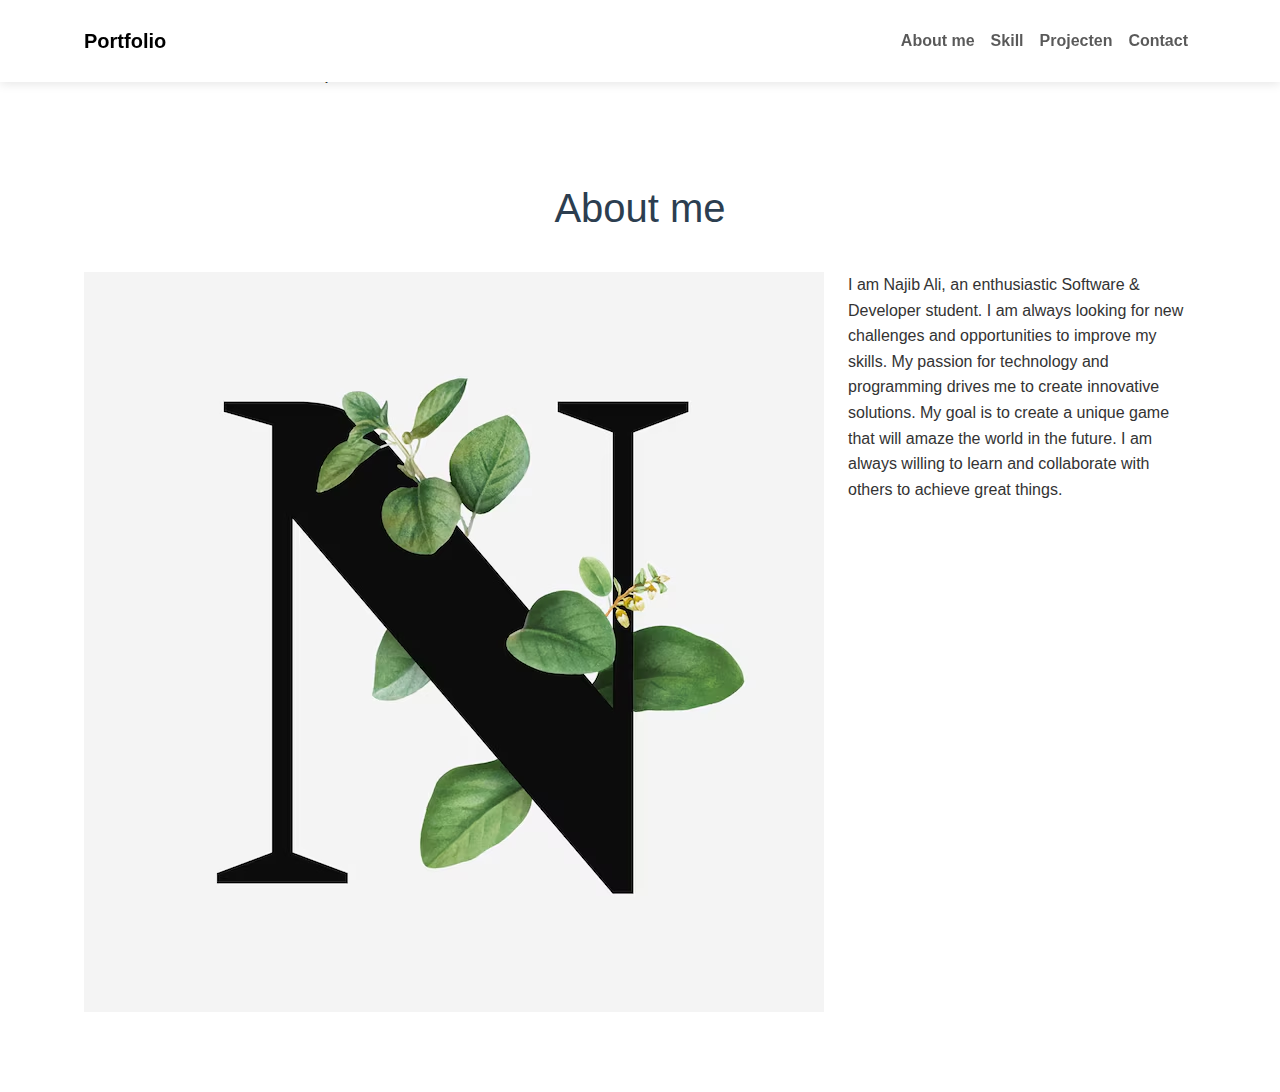
<file: index.html>
<!DOCTYPE html>
<html lang="nl">

<head>
    <meta charset="UTF-8" />
    <meta name="viewport" content="width=device-width, initial-scale=1" />
    <title>Portfolio Najib Ali</title>
    <link href="https://cdn.jsdelivr.net/npm/bootstrap@5.3.0/dist/css/bootstrap.min.css" rel="stylesheet" />
    <link rel="stylesheet" href="css/style.css">
</head>

<body>
    <!-- Navigation -->
    <nav class="navbar navbar-expand-lg sticky-top">
        <div class="container">
            <a class="navbar-brand fw-bold" href="#">Portfolio</a>
            <button class="navbar-toggler" type="button" data-bs-toggle="collapse" data-bs-target="#navbarNav"
                aria-controls="navbarNav" aria-expanded="false" aria-label="Toggle navigation">
                <span class="navbar-toggler-icon"></span>
            </button>
            <div class="collapse navbar-collapse justify-content-end" id="navbarNav">
                <ul class="navbar-nav fw-semibold">
                    <li class="nav-item"><a class="nav-link" href="#about">About me</a></li>
                    <li class="nav-item"><a class="nav-link" href="#skills">Skill</a></li>
                    <li class="nav-item"><a class="nav-link" href="#projects">Projecten</a></li>
                    <li class="nav-item"><a class="nav-link" href="#contact">Contact</a></li>
                </ul>
            </div>
        </div>
    </nav>

    <!-- Header -->
    <header>
        <div class="container">
            <h1>Najib Ali</h1>
            <p class="lead">Student Software &amp; Developer</p>
        </div>
    </header>

    <!-- About Section -->
    <section id="about">
        <h2 class="section-title">About me</h2>
        <div class="container">
            <div class="d-flex about-row">
                <img src="img/image copy 2.png" alt="Foto van mij" class="about-img me-4" loading="lazy" />
                <p class="about-text">
                    I am Najib Ali, an enthusiastic Software & Developer student. I am always looking for new challenges
                    and opportunities to improve my skills. My passion for technology and programming drives me to
                    create innovative solutions. My goal is to create a unique game that will amaze the world in the
                    future. I am always willing to learn and collaborate with others to achieve great things.
                </p>
            </div>
        </div>
    </section>

  


    <script src="https://cdn.jsdelivr.net/npm/bootstrap@5.3.0/dist/js/bootstrap.bundle.min.js"></script>
</body>

</html>
</file>
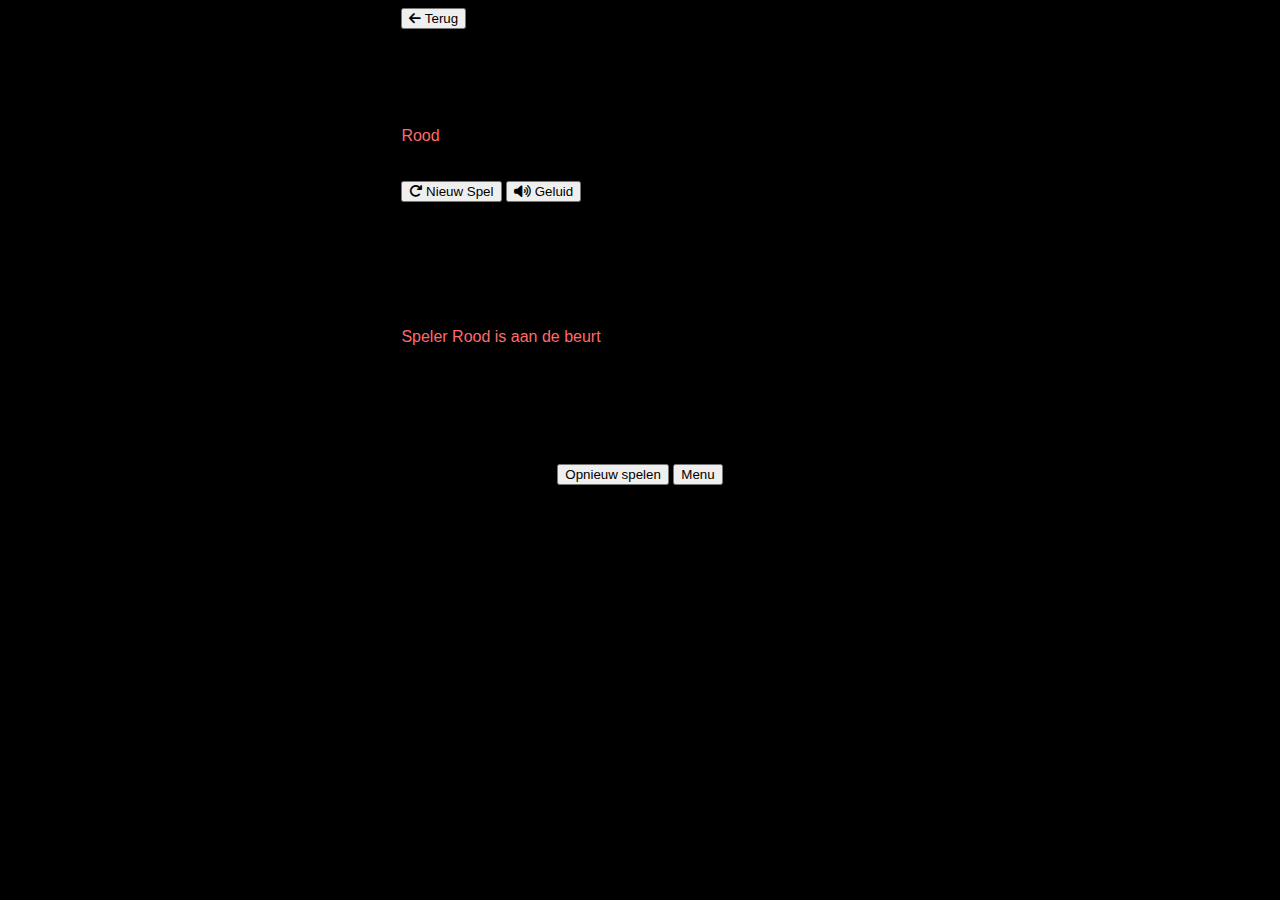
<file: 4-op-rij.html>
<!DOCTYPE html>
<html lang="nl">
  <head>
    <meta charset="UTF-8" />
    <meta name="viewport" content="width=device-width, initial-scale=1.0" />
    <title>Vier op een Rij | Connect 4</title>
    <link rel="stylesheet" href="css/4-op-rij.css" />
    <link
      rel="stylesheet"
      href="https://cdnjs.cloudflare.com/ajax/libs/font-awesome/6.4.0/css/all.min.css"
    />
  </head>
  <body>
    <div class="container">
      <header class="game-header">
        <button class="back-btn" onclick='window.location.href = "index.html"'>
          <i class="fas fa-arrow-left"></i> Terug
        </button>
        <h1><i class="fas fa-gamepad"></i> Vier op een Rij</h1>
      </header>

      <main class="game-container">
        <div class="game-info">
          <div class="player-turn">
            <div class="player-label">Huidige speler:</div>
            <div class="player-indicator">
              <div class="disc-indicator red"></div>
              <span id="current-player">Rood</span>
            </div>
          </div>

          <div class="score-board">
            <div class="score red-score">
              <div class="disc-indicator red"></div>
              <span>Rood: <span id="score-red">0</span></span>
            </div>
            <div class="score yellow-score">
              <div class="disc-indicator yellow"></div>
              <span>Geel: <span id="score-yellow">0</span></span>
            </div>
          </div>

          <div class="controls">
            <button id="reset-btn" class="btn">
              <i class="fas fa-redo"></i> Nieuw Spel
            </button>
            <button id="sound-toggle" class="btn sound-on">
              <i class="fas fa-volume-up"></i> Geluid
            </button>
          </div>
        </div>

        <div class="game-board-container">
          <div class="column-indicators">
            <div class="column-indicator" data-col="0">1</div>
            <div class="column-indicator" data-col="1">2</div>
            <div class="column-indicator" data-col="2">3</div>
            <div class="column-indicator" data-col="3">4</div>
            <div class="column-indicator" data-col="4">5</div>
            <div class="column-indicator" data-col="5">6</div>
            <div class="column-indicator" data-col="6">7</div>
          </div>

          <div id="board" class="game-board"></div>
        </div>

        <div class="game-status" id="game-status">
          Klik op een kolom om een schijf te plaatsen
        </div>
      </main>

      <footer class="game-footer">
        <p>
          Vier op een Rij &copy; 2024 | Gebruik pijltjestoetsen of klik op
          kolommen
        </p>
      </footer>
    </div>

    <!-- Win Modal -->
    <div id="win-modal" class="modal">
      <div class="modal-content">
        <h2 id="win-title">Speler wint!</h2>
        <div id="win-player" class="win-player">
          <div class="disc-indicator red big"></div>
        </div>
        <div class="modal-buttons">
          <button id="play-again-btn" class="btn primary">
            Opnieuw spelen
          </button>
          <button id="close-modal-btn" class="btn secondary">Menu</button>
        </div>
      </div>
    </div>

    <audio id="drop-sound" preload="auto">
      <source
        src="https://assets.mixkit.co/sfx/preview/mixkit-unlock-game-notification-253.mp3"
        type="audio/mpeg"
      />
    </audio>
    <audio id="win-sound" preload="auto">
      <source
        src="https://assets.mixkit.co/sfx/preview/mixkit-winning-chimes-2015.mp3"
        type="audio/mpeg"
      />
    </audio>
    <audio id="draw-sound" preload="auto">
      <source
        src="https://assets.mixkit.co/sfx/preview/mixkit-game-show-wrong-answer-buzz-950.mp3"
        type="audio/mpeg"
      />
    </audio>

    <script src="js/4-op-rij.js"></script>
  </body>
</html>
</file>
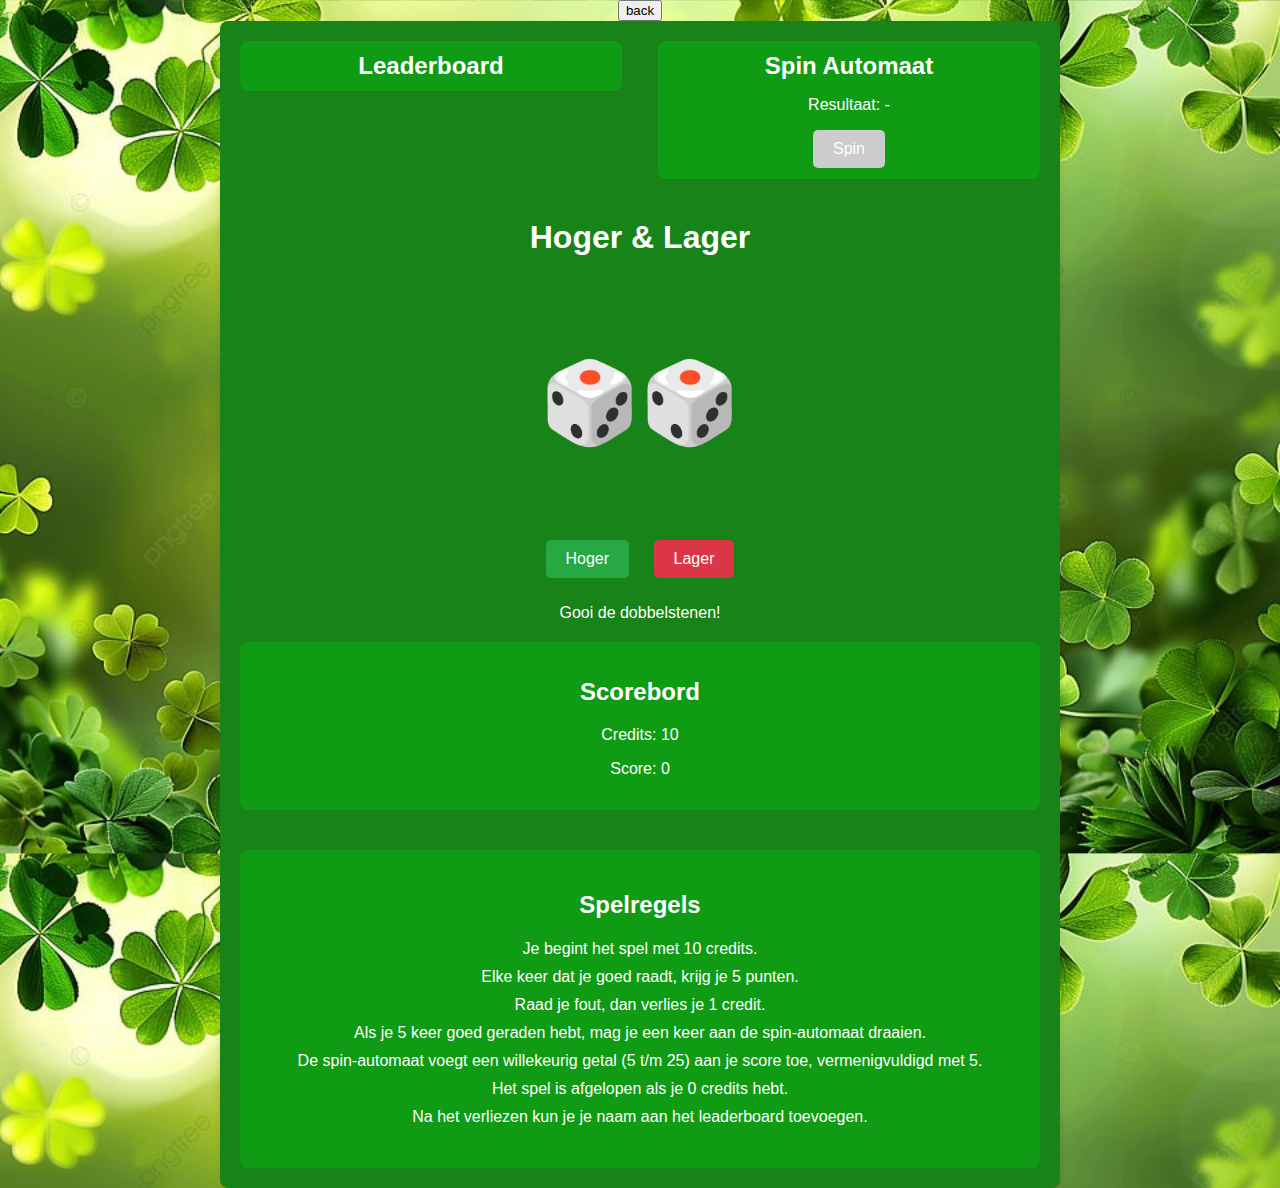
<file: Hoger&Lager.html>
<!DOCTYPE html>
<html lang="en">

<head>
    <meta charset="UTF-8">
    <meta name="viewport" content="width=device-width, initial-scale=1.0">
    <title>Hoger / Lager Spel</title>
    <link rel="stylesheet" href="css/hoger.css">
</head>

<body>
    <button class="backbtn" onclick="window.location.href='index.html'">back</button>
    <div class="container">
        <header>
            <div id="leaderboard">
                <h2>Leaderboard</h2>
                <ul id="leaderboard-list">
                    <!-- Leaderboard namen komen hier -->
                </ul>
            </div>
            <div id="spin-section">
                <h2>Spin Automaat</h2>
                <p id="spin-result">Resultaat: -</p>
                <button id="spin-btn" disabled>Spin</button>
            </div>
        </header>

        <h1>Hoger & Lager </h1>

        <div id="game-area">
            <div id="dice-area">
                <p id="dice1">🎲</p>
                <p id="dice2">🎲</p>
            </div>
            <div id="controls">
                <button id="higher">Hoger</button>
                <button id="lower">Lager</button>
            </div>
            <p id="result">Gooi de dobbelstenen!</p>
        </div>

        <div id="scoreboard">
            <h2>Scorebord</h2>
            <p id="credits">Credits: 10</p>
            <p id="score">Score: 0</p>
        </div>

        <div id="game-over" class="hidden">
            <h2>Game Over!</h2>
            <form id="leaderboard-form">
                <label for="player-name">Voer je naam in:</label>
                <input type="text" id="player-name" required>
                <button type="submit">Opslaan</button>
            </form>
        </div>

        <footer>
            <h2>Spelregels</h2>
            <ul>
                <li>Je begint het spel met 10 credits.</li>
                <li>Elke keer dat je goed raadt, krijg je 5 punten.</li>
                <li>Raad je fout, dan verlies je 1 credit.</li>
                <li>Als je 5 keer goed geraden hebt, mag je een keer aan de spin-automaat draaien.</li>
                <li>De spin-automaat voegt een willekeurig getal (5 t/m 25) aan je score toe, vermenigvuldigd met 5.
                </li>
                <li>Het spel is afgelopen als je 0 credits hebt.</li>
                <li>Na het verliezen kun je je naam aan het leaderboard toevoegen.</li>
            </ul>
        </footer>
    </div>



    <script src="js/script.js"></script>
</body>

</html>
</file>
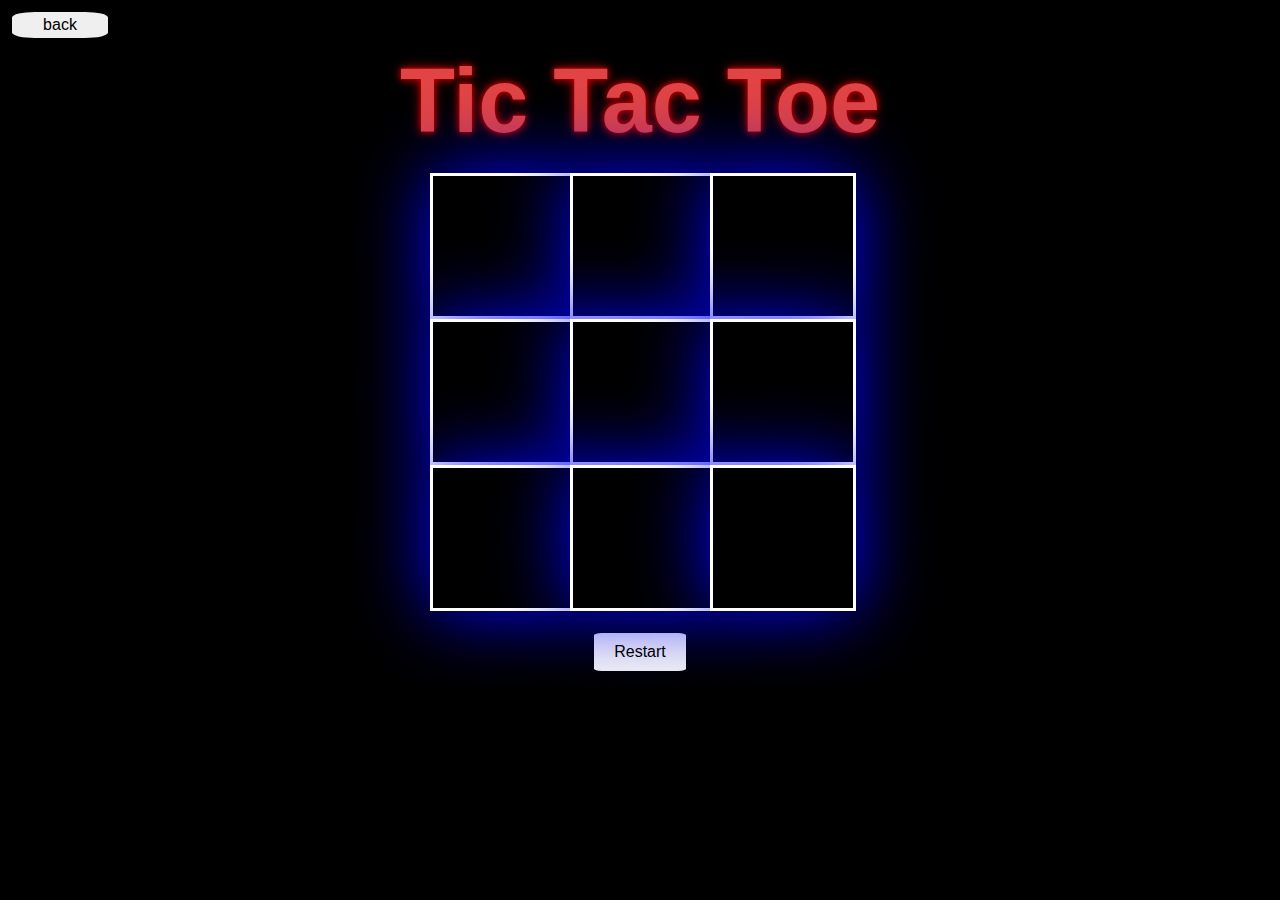
<file: tic-tac-toe.html>
<!DOCTYPE html>
<html lang="en">

<head>
    <meta charset="UTF-8">
    <meta name="viewport" content="width=device-width, initial-scale=1.0">
    <title>tic tac toe</title>
    <link rel="stylesheet" href="css/tic-tac-toe.css">
</head>

<body>
    <header>
        <button class="backBtn" onclick='window.location.href = "index.html"'>back</button>
    </header>
    <h1>Tic Tac Toe</h1>
    <div class="board">

    </div>
    <button class="Restart">Restart</button>
    <script src="js/tic-tac-toe.js"></script>
</body>

</html>
</file>
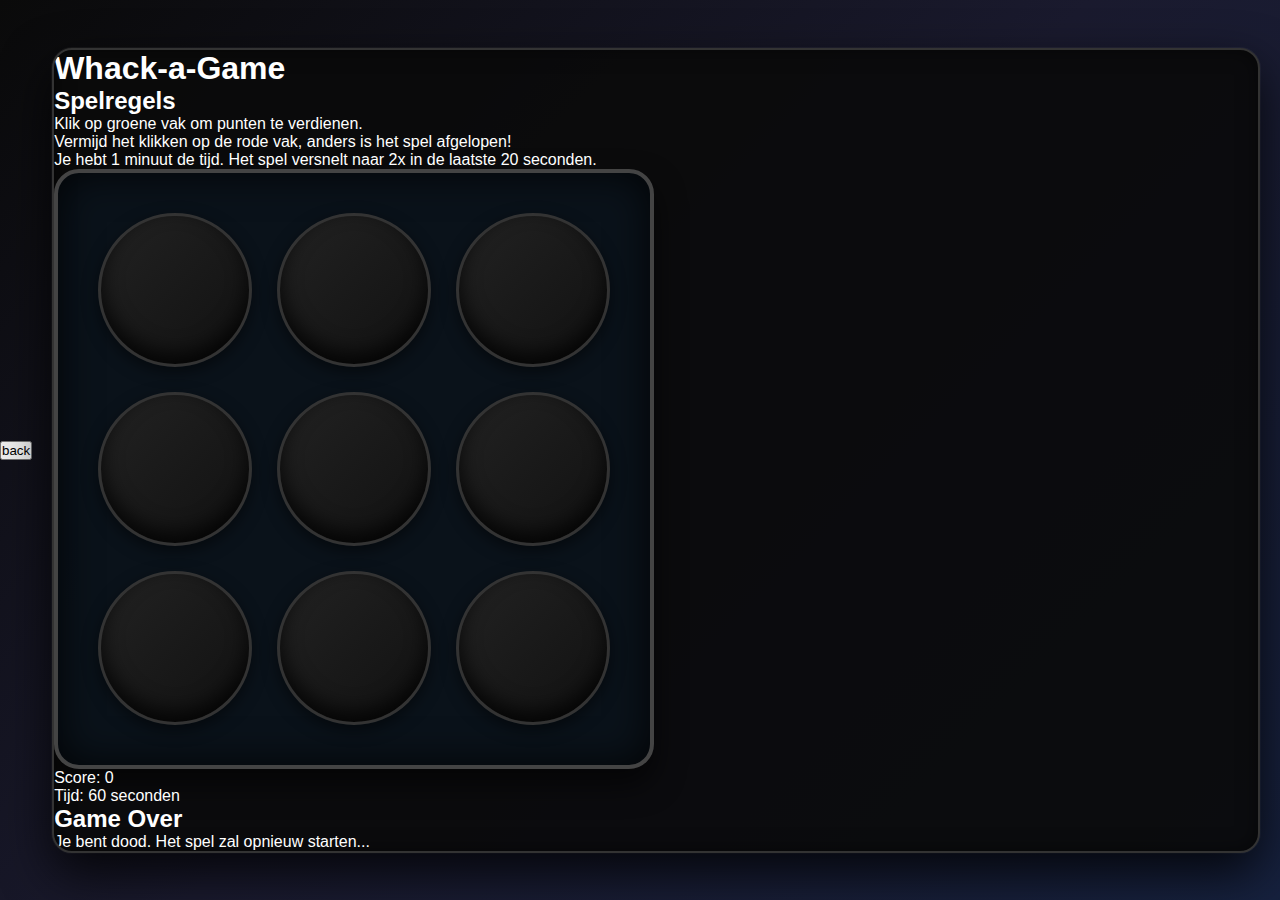
<file: whack.html>
<!DOCTYPE html>
<html lang="en">
<head>
    <meta charset="UTF-8">
    <meta name="viewport" content="width=device-width, initial-scale=1.0">
    <title>Whack a Sonic</title>
    <link rel="stylesheet" href="css/whack.css">
</head>
<body>
    <div class="BTN">
        <button class="wBtn" onclick='window.location.href = "index.html"'>back</button>
    </div>
    <div class="container">
        <h1>Whack-a-Game</h1>
        <div class="rules">
            <h2>Spelregels</h2>
            <p>Klik op groene vak om punten te verdienen.</p>
            <p>Vermijd het klikken op de rode vak, anders is het spel afgelopen!</p>
            <p>Je hebt 1 minuut de tijd. Het spel versnelt naar 2x in de laatste 20 seconden.</p>
        </div>
        <div class="game-board">
            <div class="hole" id="hole1"></div>
            <div class="hole" id="hole2"></div>
            <div class="hole" id="hole3"></div>
            <div class="hole" id="hole4"></div>
            <div class="hole" id="hole5"></div>
            <div class="hole" id="hole6"></div>
            <div class="hole" id="hole7"></div>
            <div class="hole" id="hole8"></div>
            <div class="hole" id="hole9"></div>
        </div>
        <div class="score-board">
            Score: <span id="score">0</span>
        </div>
        <div class="timer">
            Tijd: <span id="timer">60</span> seconden
        </div>
        <div id="game-over" class="hidden">
            <h2>Game Over</h2>
            <p>Je bent dood. Het spel zal opnieuw starten...</p>
        </div>
    </div>
    <script src="js/whack.js"></script>
</body>
</html>
</file>
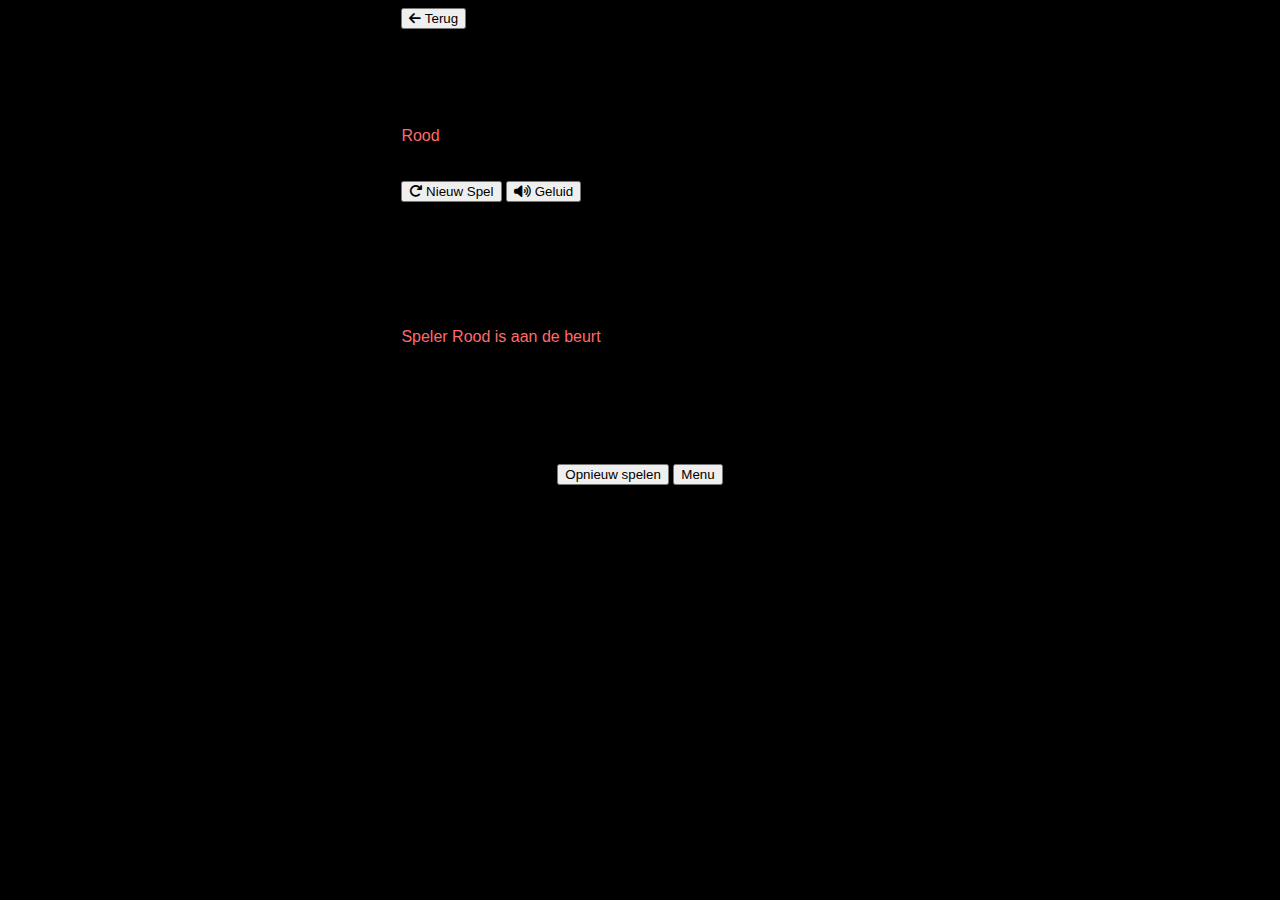
<file: projecten/4-op-rij.html>
<!DOCTYPE html>
<html lang="nl">
  <head>
    <meta charset="UTF-8" />
    <meta name="viewport" content="width=device-width, initial-scale=1.0" />
    <title>Vier op een Rij | Connect 4</title>
    <link rel="stylesheet" href="/css/4-op-rij.css" />
    <link
      rel="stylesheet"
      href="https://cdnjs.cloudflare.com/ajax/libs/font-awesome/6.4.0/css/all.min.css"
    />
  </head>
  <body>
    <div class="container">
      <header class="game-header">
        <button class="back-btn" onclick='window.location.href = "/index.html"'>
          <i class="fas fa-arrow-left"></i> Terug
        </button>
        <h1><i class="fas fa-gamepad"></i> Vier op een Rij</h1>
      </header>

      <main class="game-container">
        <div class="game-info">
          <div class="player-turn">
            <div class="player-label">Huidige speler:</div>
            <div class="player-indicator">
              <div class="disc-indicator red"></div>
              <span id="current-player">Rood</span>
            </div>
          </div>

          <div class="score-board">
            <div class="score red-score">
              <div class="disc-indicator red"></div>
              <span>Rood: <span id="score-red">0</span></span>
            </div>
            <div class="score yellow-score">
              <div class="disc-indicator yellow"></div>
              <span>Geel: <span id="score-yellow">0</span></span>
            </div>
          </div>

          <div class="controls">
            <button id="reset-btn" class="btn">
              <i class="fas fa-redo"></i> Nieuw Spel
            </button>
            <button id="sound-toggle" class="btn sound-on">
              <i class="fas fa-volume-up"></i> Geluid
            </button>
          </div>
        </div>

        <div class="game-board-container">
          <div class="column-indicators">
            <div class="column-indicator" data-col="0">1</div>
            <div class="column-indicator" data-col="1">2</div>
            <div class="column-indicator" data-col="2">3</div>
            <div class="column-indicator" data-col="3">4</div>
            <div class="column-indicator" data-col="4">5</div>
            <div class="column-indicator" data-col="5">6</div>
            <div class="column-indicator" data-col="6">7</div>
          </div>

          <div id="board" class="game-board"></div>
        </div>

        <div class="game-status" id="game-status">
          Klik op een kolom om een schijf te plaatsen
        </div>
      </main>

      <footer class="game-footer">
        <p>
          Vier op een Rij &copy; 2024 | Gebruik pijltjestoetsen of klik op
          kolommen
        </p>
      </footer>
    </div>

    <!-- Win Modal -->
    <div id="win-modal" class="modal">
      <div class="modal-content">
        <h2 id="win-title">Speler wint!</h2>
        <div id="win-player" class="win-player">
          <div class="disc-indicator red big"></div>
        </div>
        <div class="modal-buttons">
          <button id="play-again-btn" class="btn primary">
            Opnieuw spelen
          </button>
          <button id="close-modal-btn" class="btn secondary">Menu</button>
        </div>
      </div>
    </div>

    <audio id="drop-sound" preload="auto">
      <source
        src="https://assets.mixkit.co/sfx/preview/mixkit-unlock-game-notification-253.mp3"
        type="audio/mpeg"
      />
    </audio>
    <audio id="win-sound" preload="auto">
      <source
        src="https://assets.mixkit.co/sfx/preview/mixkit-winning-chimes-2015.mp3"
        type="audio/mpeg"
      />
    </audio>
    <audio id="draw-sound" preload="auto">
      <source
        src="https://assets.mixkit.co/sfx/preview/mixkit-game-show-wrong-answer-buzz-950.mp3"
        type="audio/mpeg"
      />
    </audio>

    <script src="/js/4-op-rij.js"></script>
  </body>
</html>
</file>
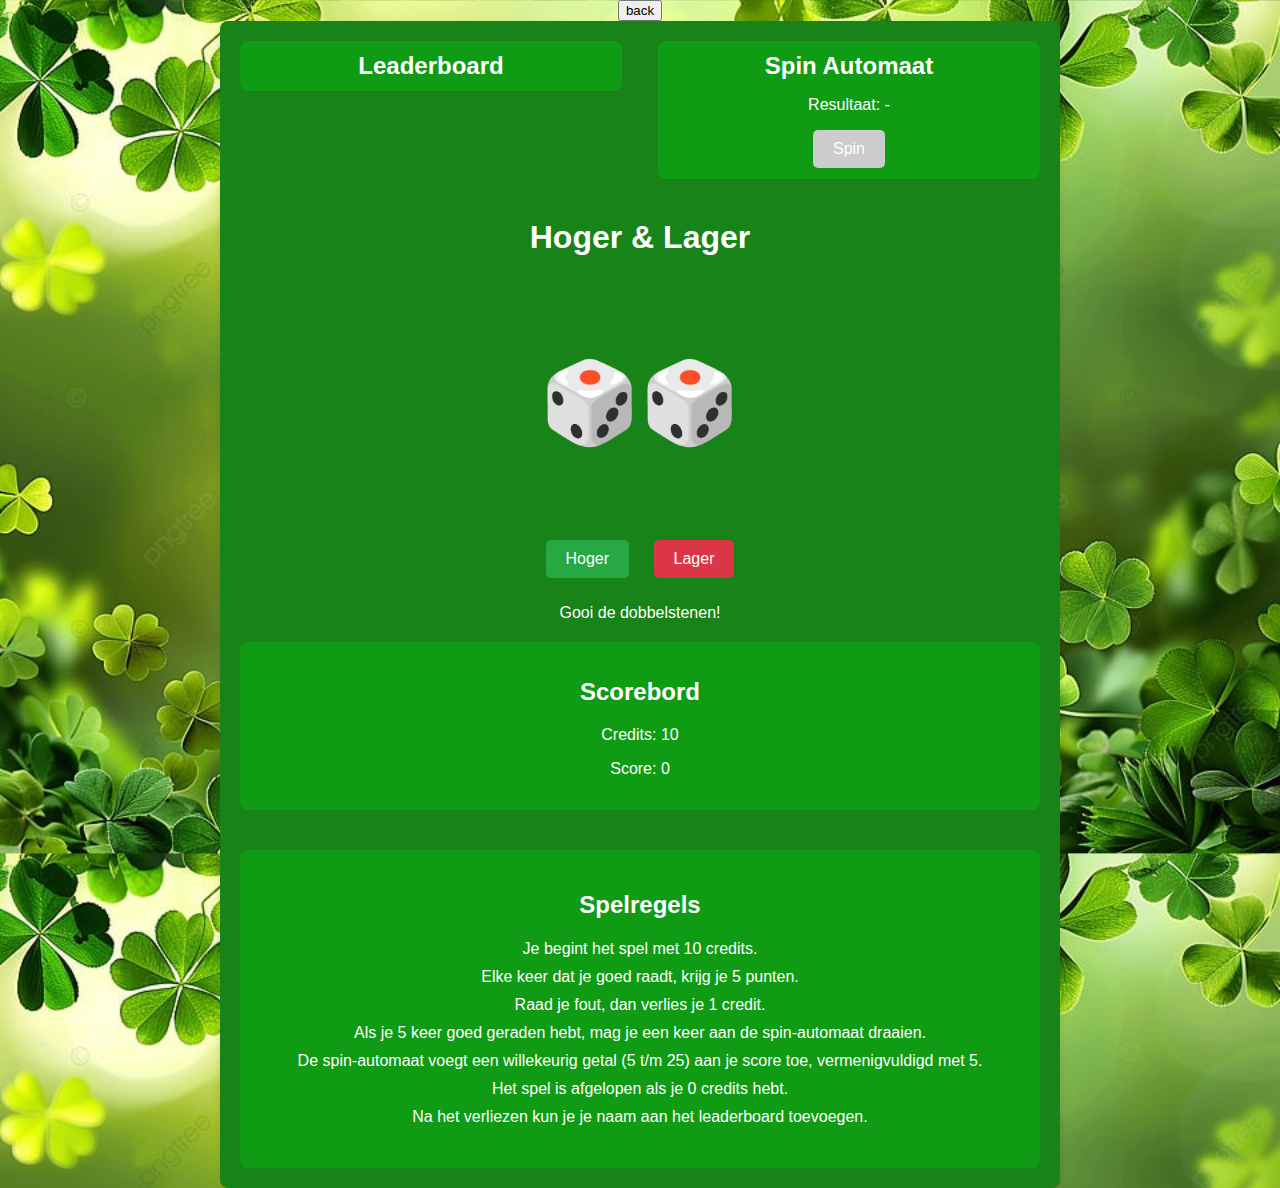
<file: projecten/Hoger&Lager.html>
<!DOCTYPE html>
<html lang="en">

<head>
    <meta charset="UTF-8">
    <meta name="viewport" content="width=device-width, initial-scale=1.0">
    <title>Hoger / Lager Spel</title>
    <link rel="stylesheet" href="/css/hoger.css">
</head>

<body>
    <button class="backbtn" onclick="window.location.href='/index.html'">back</button>
    <div class="container">
        <header>
            <div id="leaderboard">
                <h2>Leaderboard</h2>
                <ul id="leaderboard-list">
                    <!-- Leaderboard namen komen hier -->
                </ul>
            </div>
            <div id="spin-section">
                <h2>Spin Automaat</h2>
                <p id="spin-result">Resultaat: -</p>
                <button id="spin-btn" disabled>Spin</button>
            </div>
        </header>

        <h1>Hoger & Lager </h1>

        <div id="game-area">
            <div id="dice-area">
                <p id="dice1">🎲</p>
                <p id="dice2">🎲</p>
            </div>
            <div id="controls">
                <button id="higher">Hoger</button>
                <button id="lower">Lager</button>
            </div>
            <p id="result">Gooi de dobbelstenen!</p>
        </div>

        <div id="scoreboard">
            <h2>Scorebord</h2>
            <p id="credits">Credits: 10</p>
            <p id="score">Score: 0</p>
        </div>

        <div id="game-over" class="hidden">
            <h2>Game Over!</h2>
            <form id="leaderboard-form">
                <label for="player-name">Voer je naam in:</label>
                <input type="text" id="player-name" required>
                <button type="submit">Opslaan</button>
            </form>
        </div>

        <footer>
            <h2>Spelregels</h2>
            <ul>
                <li>Je begint het spel met 10 credits.</li>
                <li>Elke keer dat je goed raadt, krijg je 5 punten.</li>
                <li>Raad je fout, dan verlies je 1 credit.</li>
                <li>Als je 5 keer goed geraden hebt, mag je een keer aan de spin-automaat draaien.</li>
                <li>De spin-automaat voegt een willekeurig getal (5 t/m 25) aan je score toe, vermenigvuldigd met 5.
                </li>
                <li>Het spel is afgelopen als je 0 credits hebt.</li>
                <li>Na het verliezen kun je je naam aan het leaderboard toevoegen.</li>
            </ul>
        </footer>
    </div>



    <script src="/js/script.js"></script>
</body>

</html>
</file>
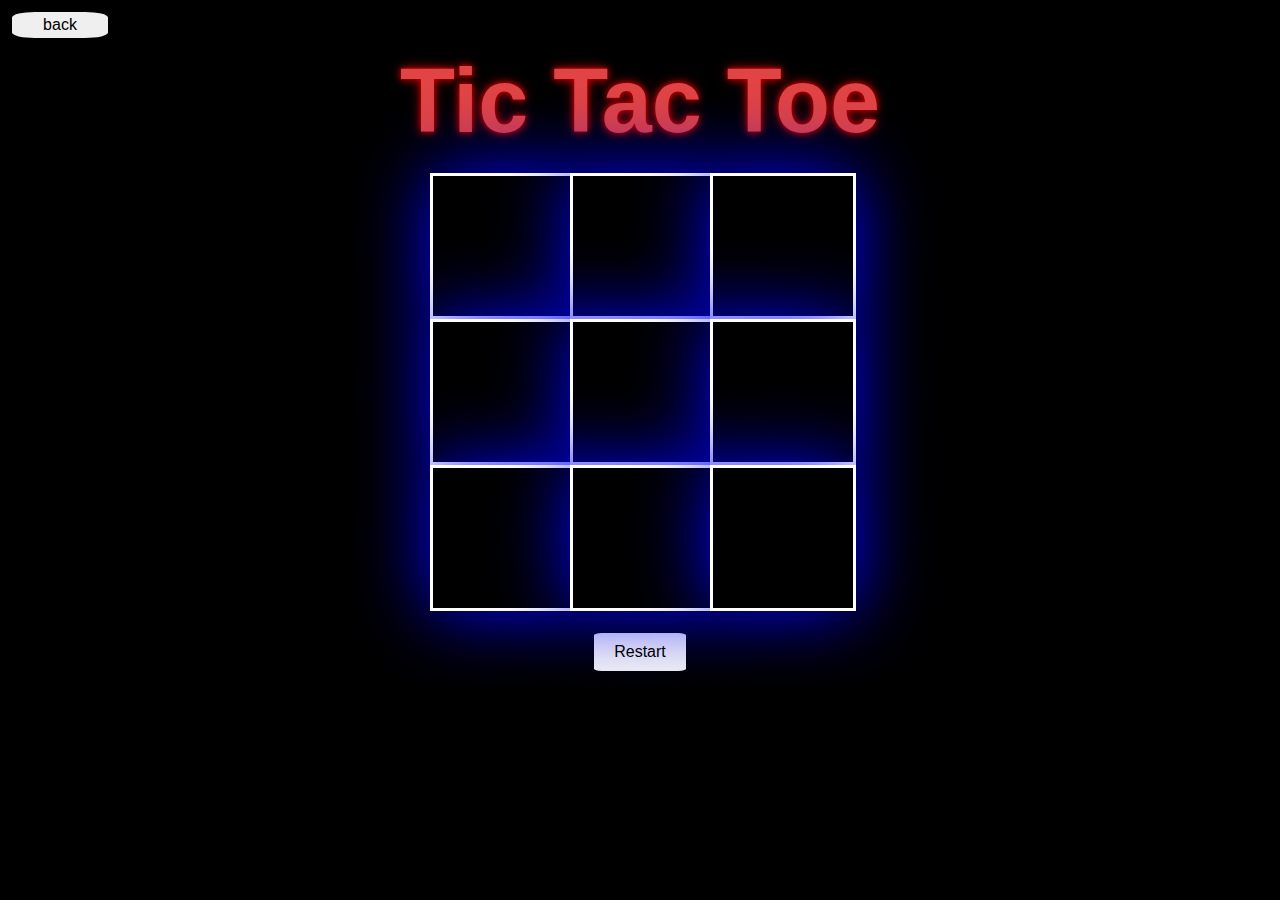
<file: projecten/tic-tac-toe.html>
<!DOCTYPE html>
<html lang="en">

<head>
    <meta charset="UTF-8">
    <meta name="viewport" content="width=device-width, initial-scale=1.0">
    <title>tic tac toe</title>
    <link rel="stylesheet" href="/css/tic-tac-toe.css">
</head>

<body>
    <header>
        <button class="backBtn" onclick='window.location.href = "/index.html"'>back</button>
    </header>
    <h1>Tic Tac Toe</h1>
    <div class="board">

    </div>
    <button class="Restart">Restart</button>
    <script src="/js/tic-tac-toe.js"></script>
</body>

</html>
</file>
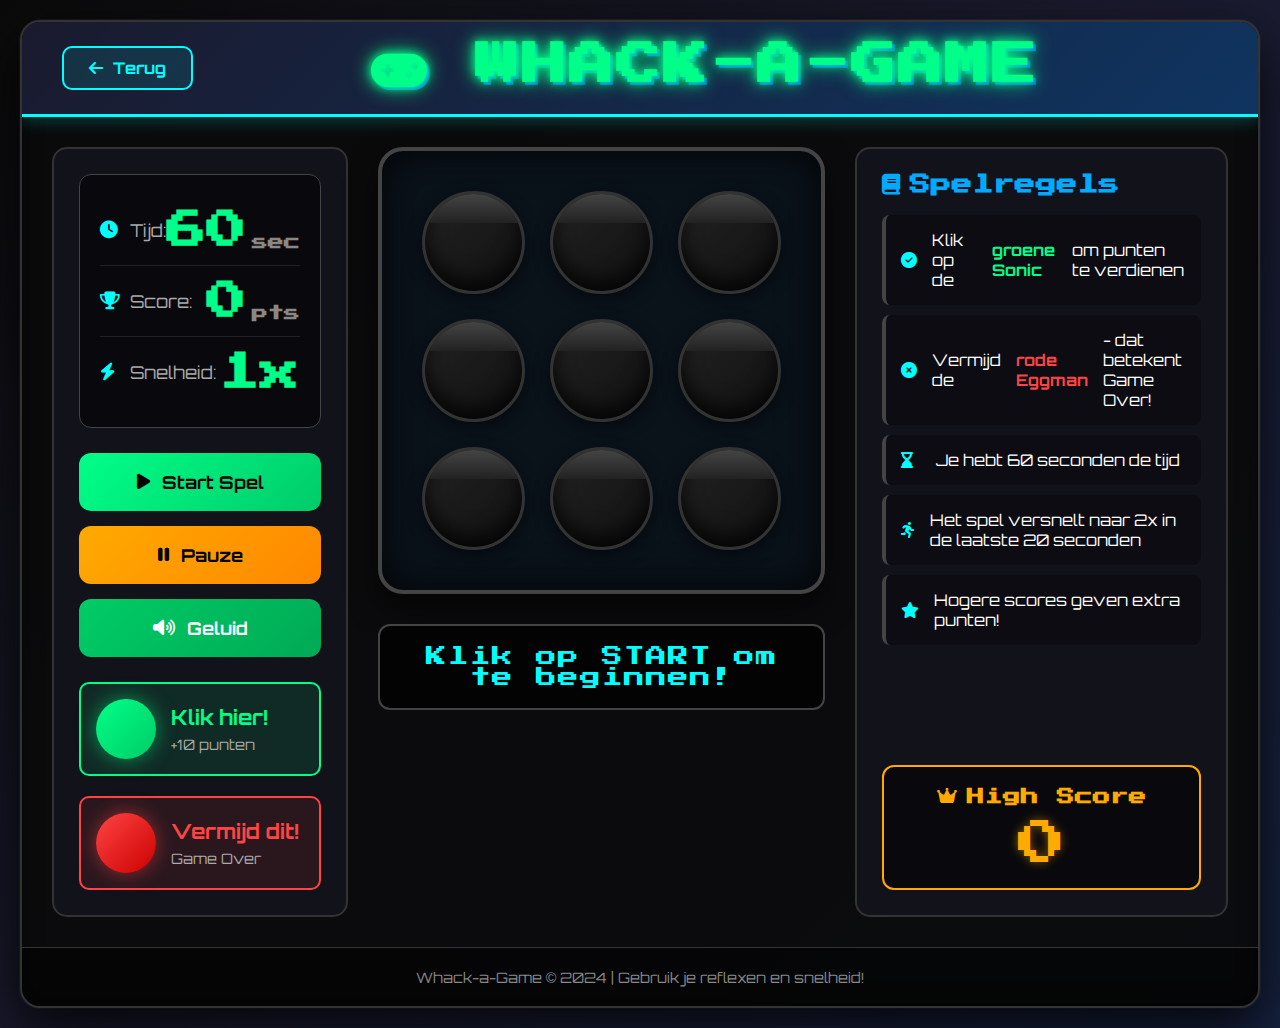
<file: projecten/whack.html>
<!DOCTYPE html>
<html lang="nl">

<head>
    <meta charset="UTF-8">
    <meta name="viewport" content="width=device-width, initial-scale=1.0">
    <title>Whack-a-Game | Arcade</title>
    <link rel="stylesheet" href="/css/whack.css">
    <link rel="stylesheet" href="https://cdnjs.cloudflare.com/ajax/libs/font-awesome/6.4.0/css/all.min.css">
    <link href="https://fonts.googleapis.com/css2?family=Press+Start+2P&family=Orbitron:wght@400;700&display=swap" rel="stylesheet">
</head>

<body>
    <div class="container">
        <header class="game-header">
            <button class="back-btn" onclick='window.location.href = "/index.html"'>
                <i class="fas fa-arrow-left"></i> Terug
            </button>
            <h1><i class="fas fa-gamepad"></i> WHACK-A-GAME</h1>
        </header>

        <main class="game-container">
            <div class="game-info">
                <div class="stats-panel">
                    <div class="stat">
                        <div class="stat-label">
                            <i class="fas fa-clock"></i> Tijd:
                        </div>
                        <div class="stat-value" id="timer">
                            <span class="timer-display">60</span>
                            <span class="timer-unit">sec</span>
                        </div>
                    </div>
                    
                    <div class="stat">
                        <div class="stat-label">
                            <i class="fas fa-trophy"></i> Score:
                        </div>
                        <div class="stat-value" id="score">
                            <span class="score-display">0</span>
                            <span class="score-unit">pts</span>
                        </div>
                    </div>
                    
                    <div class="stat">
                        <div class="stat-label">
                            <i class="fas fa-bolt"></i> Snelheid:
                        </div>
                        <div class="stat-value" id="speed">
                            <span class="speed-display">1x</span>
                        </div>
                    </div>
                </div>
                
                <div class="controls">
                    <button id="start-btn" class="btn start-btn">
                        <i class="fas fa-play"></i> Start Spel
                    </button>
                    <button id="pause-btn" class="btn pause-btn">
                        <i class="fas fa-pause"></i> Pauze
                    </button>
                    <button id="sound-toggle" class="btn sound-btn sound-on">
                        <i class="fas fa-volume-up"></i> Geluid
                    </button>
                </div>
                
                <div class="character-info">
                    <div class="character good">
                        <div class="character-icon sonic"></div>
                        <div class="character-desc">
                            <h3>Klik hier!</h3>
                            <p>+10 punten</p>
                        </div>
                    </div>
                    <div class="character bad">
                        <div class="character-icon eggman"></div>
                        <div class="character-desc">
                            <h3>Vermijd dit!</h3>
                            <p>Game Over</p>
                        </div>
                    </div>
                </div>
            </div>
            
            <div class="game-area">
                <div class="game-board">
                    <div class="hole" data-hole="1">
                        <div class="hole-top"></div>
                        <div class="character-container"></div>
                    </div>
                    <div class="hole" data-hole="2">
                        <div class="hole-top"></div>
                        <div class="character-container"></div>
                    </div>
                    <div class="hole" data-hole="3">
                        <div class="hole-top"></div>
                        <div class="character-container"></div>
                    </div>
                    <div class="hole" data-hole="4">
                        <div class="hole-top"></div>
                        <div class="character-container"></div>
                    </div>
                    <div class="hole" data-hole="5">
                        <div class="hole-top"></div>
                        <div class="character-container"></div>
                    </div>
                    <div class="hole" data-hole="6">
                        <div class="hole-top"></div>
                        <div class="character-container"></div>
                    </div>
                    <div class="hole" data-hole="7">
                        <div class="hole-top"></div>
                        <div class="character-container"></div>
                    </div>
                    <div class="hole" data-hole="8">
                        <div class="hole-top"></div>
                        <div class="character-container"></div>
                    </div>
                    <div class="hole" data-hole="9">
                        <div class="hole-top"></div>
                        <div class="character-container"></div>
                    </div>
                </div>
                
                <div class="game-status" id="game-status">
                    Klik op START om te beginnen!
                </div>
            </div>
            
            <div class="rules-panel">
                <h2><i class="fas fa-book"></i> Spelregels</h2>
                <ul class="rules-list">
                    <li><i class="fas fa-check-circle"></i> Klik op de <span class="sonic-text">groene Sonic</span> om punten te verdienen</li>
                    <li><i class="fas fa-times-circle"></i> Vermijd de <span class="eggman-text">rode Eggman</span> - dat betekent Game Over!</li>
                    <li><i class="fas fa-hourglass-end"></i> Je hebt 60 seconden de tijd</li>
                    <li><i class="fas fa-running"></i> Het spel versnelt naar 2x in de laatste 20 seconden</li>
                    <li><i class="fas fa-star"></i> Hogere scores geven extra punten!</li>
                </ul>
                
                <div class="high-score">
                    <h3><i class="fas fa-crown"></i> High Score</h3>
                    <div class="high-score-value" id="high-score">0</div>
                </div>
            </div>
        </main>
        
        <div id="game-over-modal" class="modal">
            <div class="modal-content">
                <div class="modal-header">
                    <i class="fas fa-skull-crossbones"></i>
                    <h2>GAME OVER</h2>
                </div>
                <div class="modal-body">
                    <div class="final-score">
                        <p>Je score:</p>
                        <div class="score-display-final" id="final-score">0</div>
                    </div>
                    <div class="result-message" id="result-message">
                        Je hebt Eggman geraakt!
                    </div>
                </div>
                <div class="modal-footer">
                    <button id="restart-btn" class="btn primary-btn">
                        <i class="fas fa-redo"></i> Opnieuw Spelen
                    </button>
                    <button id="menu-btn" class="btn secondary-btn">
                        <i class="fas fa-home"></i> Hoofdmenu
                    </button>
                </div>
            </div>
        </div>
        
        <div id="win-modal" class="modal">
            <div class="modal-content win">
                <div class="modal-header">
                    <i class="fas fa-trophy"></i>
                    <h2>Tijd is om!</h2>
                </div>
                <div class="modal-body">
                    <div class="final-score">
                        <p>Eindscore:</p>
                        <div class="score-display-final" id="win-score">0</div>
                    </div>
                    <div class="result-message">
                        Geweldig gespeeld! Je hebt de tijd overleefd!
                    </div>
                </div>
                <div class="modal-footer">
                    <button id="play-again-btn" class="btn primary-btn">
                        <i class="fas fa-redo"></i> Opnieuw Spelen
                    </button>
                    <button id="back-to-menu-btn" class="btn secondary-btn">
                        <i class="fas fa-home"></i> Hoofdmenu
                    </button>
                </div>
            </div>
        </div>
        
        <footer class="game-footer">
            <p>Whack-a-Game &copy; 2024 | Gebruik je reflexen en snelheid!</p>
        </footer>
    </div>
    
    <!-- Audio Elements -->
    <audio id="click-sound" preload="auto">
        <source src="https://assets.mixkit.co/sfx/preview/mixkit-select-click-1109.mp3" type="audio/mpeg">
    </audio>
    <audio id="sonic-sound" preload="auto">
        <source src="https://assets.mixkit.co/sfx/preview/mixkit-winning-chimes-2015.mp3" type="audio/mpeg">
    </audio>
    <audio id="eggman-sound" preload="auto">
        <source src="https://assets.mixkit.co/sfx/preview/mixkit-wrong-answer-fail-notification-946.mp3" type="audio/mpeg">
    </audio>
    <audio id="game-over-sound" preload="auto">
        <source src="https://assets.mixkit.co/sfx/preview/mixkit-game-over-tetris-2047.mp3" type="audio/mpeg">
    </audio>
    <audio id="timer-sound" preload="auto">
        <source src="https://assets.mixkit.co/sfx/preview/mixkit-fast-small-sweep-transition-166.mp3" type="audio/mpeg">
    </audio>
    
    <script src="/js/whack.js"></script>
</body>

</html>
</file>
<file: css/style.css>
* {
  margin: 0;
  padding: 0;
  box-sizing: border-box;
}

body {
  font-family: Arial, sans-serif;
  line-height: 1.6;
  color: #333;
}

.container {
  width: 90%;
  max-width: 1200px;
  margin: 0 auto;
  padding: 0 20px;
}

section {
  padding: 80px 0;
}

h1,
h2,
h3 {
  color: #2c3e50;
}

h2 {
  text-align: center;
  margin-bottom: 40px;
  font-size: 2.5rem;
}

/* Navigatie */
.navbar {
  background: white;
  padding: 20px 0;
  box-shadow: 0 2px 10px rgba(0, 0, 0, 0.1);
  position: fixed;
  width: 100%;
  top: 0;
  z-index: 1000;
}

.navbar .container {
  display: flex;
  justify-content: space-between;
  align-items: center;
}

.logo {
  font-size: 1.8rem;
  font-weight: bold;
  color: #3498db;
  text-decoration: none;
}

.nav-menu a {
  margin-left: 30px;
  text-decoration: none;
  color: #333;
  font-weight: 500;
}

.nav-menu a:hover {
  color: #3498db;
}

/* Home sectie */
.home {
  background: linear-gradient(135deg, #115d91 0%, #9bd4ee 100%);
  color: white;
  padding-top: 100px;
  min-height: 100vh;
  display: flex;
  align-items: center;
}

.home-content {
  display: flex;
  align-items: center;
  gap: 50px;
}

.home-text {
  flex: 1;
}

.home-image {
  flex: 1;
  text-align: center;
}

.home-image img {
  width: 100%;
  max-width: 400px;
  border-radius: 20px;
  box-shadow: 0 20px 40px rgba(0, 0, 0, 0.3);
}

.home h1 {
  font-size: 3.5rem;
  color: white;
  margin-bottom: 10px;
}

.subtitle {
  font-size: 1.5rem;
  opacity: 0.9;
  margin-bottom: 30px;
}

.tags {
  display: flex;
  gap: 15px;
  margin-bottom: 30px;
  flex-wrap: wrap;
}

.tags span {
  background: rgba(255, 255, 255, 0.1);
  padding: 10px 20px;
  border-radius: 50px;
  display: flex;
  align-items: center;
  gap: 8px;
}

.buttons {
  display: flex;
  gap: 20px;
  margin-top: 30px;
}

.btn {
  padding: 12px 30px;
  border-radius: 50px;
  text-decoration: none;
  font-weight: 600;
  display: inline-flex;
  align-items: center;
  gap: 10px;
  transition: all 0.3s ease;
}

.btn-primary {
  background: rgb(25, 10, 238);
  color: white;
}

.btn-primary:hover {
  transform: translateY(-3px);
  box-shadow: 0 10px 20px rgba(0, 0, 0, 0.2);
}

.btn-secondary {
  background: transparent;
  color: white;
  border: 2px solid white;
}

.btn-secondary:hover {
  background: rgba(255, 255, 255, 0.1);
}

/* Over Mij sectie */
.about-content {
  display: flex;
  align-items: center;
  gap: 50px;
}

.about-text {
  flex: 1;
}

.about-image {
  flex: 1;
  text-align: center;
}

.about-image img {
  width: 100%;
  max-width: 400px;
  border-radius: 20px;
  box-shadow: 0 10px 30px rgba(0, 0, 0, 0.1);
}

.about h3 {
  font-size: 2rem;
  margin-bottom: 20px;
}

.about p {
  margin-bottom: 15px;
  font-size: 1.1rem;
}

/* Vaardigheden sectie */
.skills .subtitle {
  text-align: center;
  margin-bottom: 50px;
  font-size: 1.2rem;
  color: #666;
}

.skills-overview {
  display: grid;
  grid-template-columns: repeat(auto-fit, minmax(350px, 1fr));
  gap: 40px;
  margin-bottom: 50px;
}

.skills-category {
  background: white;
  border-radius: 20px;
  padding: 30px;
  box-shadow: 0 10px 30px rgba(0, 0, 0, 0.08);
  transition:
    transform 0.3s ease,
    box-shadow 0.3s ease;
}

.skills-category:hover {
  transform: translateY(-5px);
  box-shadow: 0 15px 40px rgba(0, 0, 0, 0.12);
}

.category-header {
  display: flex;
  align-items: center;
  gap: 15px;
  margin-bottom: 30px;
  padding-bottom: 15px;
  border-bottom: 2px solid #f0f0f0;
}

.category-header i {
  font-size: 2rem;
  color: #3498db;
  background: linear-gradient(135deg, #3498db, #2980b9);
  -webkit-background-clip: text;
  -webkit-text-fill-color: transparent;
}

.category-header h3 {
  font-size: 1.5rem;
  color: #2c3e50;
  margin: 0;
}

.skills-list {
  display: flex;
  flex-direction: column;
  gap: 25px;
}

.skill-item {
  position: relative;
}

.skill-info {
  display: flex;
  justify-content: space-between;
  align-items: center;
  margin-bottom: 10px;
}

.skill-name {
  font-weight: 600;
  color: #2c3e50;
  font-size: 1.1rem;
}

.skill-percentage {
  font-weight: 700;
  color: #3498db;
  background: rgba(52, 152, 219, 0.1);
  padding: 4px 12px;
  border-radius: 20px;
  font-size: 0.9rem;
}

.skill-bar-container {
  margin: 15px 0;
}

.skill-bar {
  width: 100%;
  height: 12px;
  background: #f0f0f0;
  border-radius: 6px;
  overflow: hidden;
  position: relative;
}

.skill-progress {
  height: 100%;
  border-radius: 6px;
  background: linear-gradient(90deg, #3498db, #2ecc71);
  position: relative;
  transition: width 1.5s cubic-bezier(0.1, 0.5, 0.1, 1);
}

/* Kleuren op basis van skill level */
.skill-bar[data-level="90"] .skill-progress {
  background: linear-gradient(90deg, #2ecc71, #27ae60);
}

.skill-bar[data-level="85"] .skill-progress {
  background: linear-gradient(90deg, #3498db, #2980b9);
}

.skill-bar[data-level="65"] .skill-progress,
.skill-bar[data-level="60"] .skill-progress {
  background: linear-gradient(90deg, #f39c12, #e67e22);
}

.skill-bar[data-level="49"] .skill-progress {
  background: linear-gradient(90deg, #e74c3c, #c0392b);
}

.skill-progress::after {
  content: "";
  position: absolute;
  top: 0;
  left: 0;
  right: 0;
  bottom: 0;
  background: linear-gradient(
    90deg,
    rgba(255, 255, 255, 0) 0%,
    rgba(255, 255, 255, 0.3) 50%,
    rgba(255, 255, 255, 0) 100%
  );
  animation: shimmer 2s infinite;
}

@keyframes shimmer {
  0% {
    transform: translateX(-100%);
  }
  100% {
    transform: translateX(100%);
  }
}

.skill-details {
  display: flex;
  align-items: center;
  gap: 10px;
  margin-top: 8px;
  font-size: 0.9rem;
  color: #666;
}

.skill-details i {
  color: #2ecc71;
  font-size: 0.9rem;
}

.skill-details i.bi-arrow-right-circle {
  color: #f39c12;
}

.legend-item {
  display: flex;
  align-items: center;
  gap: 10px;
}

.legend-color {
  width: 20px;
  height: 20px;
  border-radius: 4px;
}

.legend-color.beginner {
  background: linear-gradient(45deg, #e74c3c, #c0392b);
}

.legend-color.intermediate {
  background: linear-gradient(45deg, #f39c12, #e67e22);
}

.legend-color.advanced {
  background: linear-gradient(45deg, #3498db, #2980b9);
}

.legend-color.expert {
  background: linear-gradient(45deg, #2ecc71, #27ae60);
}

.legend-item span {
  font-size: 0.9rem;
  color: #666;
  font-weight: 500;
}

/* Projecten sectie */
.projects {
  background: #f8f9fa;
}

.projects-grid {
  display: grid;
  grid-template-columns: repeat(auto-fit, minmax(300px, 1fr));
  gap: 30px;
}

.project-card {
  background: white;
  border-radius: 15px;
  overflow: hidden;
  box-shadow: 0 5px 15px rgba(0, 0, 0, 0.1);
  transition: transform 0.3s ease;
}

.project-card:hover {
  transform: translateY(-10px);
}

.project-image {
  height: 200px;
  overflow: hidden;
}

.project-image img {
  width: 100%;
  height: 100%;
  object-fit: cover;
  transition: transform 0.5s ease;
}

.project-card:hover .project-image img {
  transform: scale(1.1);
}

.project-content {
  padding: 25px;
}

.project-content h3 {
  margin-bottom: 15px;
  color: #2c3e50;
}

.project-content p {
  color: #666;
  margin-bottom: 20px;
  min-height: 60px;
}

.tech-used {
  display: flex;
  gap: 10px;
  margin-bottom: 25px;
  flex-wrap: wrap;
}

.tech-used span {
  background: #e3f2fd;
  color: #1976d2;
  padding: 5px 15px;
  border-radius: 20px;
  font-size: 0.9rem;
}

.project-buttons {
  display: flex;
  margin-top: 15px;
}

.btn-project {
  flex: 1;
  padding: 12px;
  background: #3498db;
  color: white;
  border: none;
  border-radius: 8px;
  font-weight: 600;
  cursor: pointer;
  text-align: center;
  text-decoration: none;
  transition: background 0.3s ease;
}

.btn-project:hover {
  background: #2980b9;
}

.btn-project:disabled {
  background: #95a5a6;
  cursor: not-allowed;
}

/* Contact sectie */
.contact {
  background: #f8f9fa;
}

.contact .subtitle {
  text-align: center;
  margin-bottom: 50px;
  font-size: 1.2rem;
  color: #666;
}

.contact-info {
  display: grid;
  grid-template-columns: repeat(auto-fit, minmax(250px, 1fr));
  gap: 30px;
  max-width: 1000px;
  margin: 0 auto 40px;
}

.contact-item {
  background: white;
  padding: 30px;
  border-radius: 15px;
  box-shadow: 0 5px 15px rgba(0, 0, 0, 0.1);
  display: flex;
  gap: 20px;
  align-items: flex-start;
  transition:
    transform 0.3s ease,
    box-shadow 0.3s ease;
}

.contact-item:hover {
  transform: translateY(-5px);
  box-shadow: 0 10px 25px rgba(0, 0, 0, 0.15);
}

.contact-icon {
  width: 50px;
  height: 50px;
  background: linear-gradient(135deg, #3498db, #2980b9);
  border-radius: 50%;
  display: flex;
  align-items: center;
  justify-content: center;
  color: white;
  font-size: 1.5rem;
}

.contact-details h3 {
  font-size: 1.3rem;
  margin-bottom: 8px;
  color: #2c3e50;
}

.contact-details p {
  color: #666;
  margin-bottom: 15px;
}

.contact-link {
  color: #3498db;
  text-decoration: none;
  font-weight: 600;
  display: inline-flex;
  align-items: center;
  gap: 5px;
  transition: color 0.3s ease;
}

.contact-link:hover {
  color: #2980b9;
  gap: 10px;
}

/* Footer */
footer {
  background: #2c3e50;
  color: white;
  padding: 50px 0 20px;
}

.footer-content {
  display: flex;
  justify-content: space-between;
  align-items: center;
  margin-bottom: 30px;
}

.social-links {
  display: flex;
  gap: 20px;
}

.social-links a {
  color: white;
  font-size: 1.5rem;
  transition: color 0.3s ease;
}

.social-links a:hover {
  color: #3498db;
}

.copyright {
  text-align: center;
  padding-top: 20px;
  border-top: 1px solid rgba(255, 255, 255, 0.1);
  color: rgba(255, 255, 255, 0.7);
}

/* Responsive design */
@media (max-width: 768px) {
  .home-content,
  .about-content {
    flex-direction: column;
    text-align: center;
  }

  .home-image,
  .about-image {
    order: -1;
  }

  .home h1 {
    font-size: 2.5rem;
  }

  .buttons {
    flex-direction: column;
  }

  .nav-menu {
    display: none;
  }

  h2 {
    font-size: 2rem;
  }
}

/* Responsive aanpassingen voor contact sectie */
@media (max-width: 768px) {
  .contact-info {
    grid-template-columns: 1fr;
    gap: 20px;
  }

  .contact-item {
    padding: 20px;
  }
}

/* Responsive aanpassingen */
@media (max-width: 992px) {
  .skills-overview {
    grid-template-columns: 1fr;
    gap: 30px;
  }

  .skills-category {
    padding: 25px;
  }
}

@media (max-width: 768px) {
  .category-header {
    flex-direction: column;
    text-align: center;
    gap: 10px;
  }

  .skill-info {
    flex-direction: column;
    align-items: flex-start;
    gap: 5px;
  }
}
</file>
<file: css/4-op-rij.css>
body {
  display: flex;
  flex-direction: column;
  align-items: center;
  font-family: Arial, sans-serif;
  /* background-color: rgb(26, 86, 104); */
  background-color: black;
}

#bord {
  display: grid;
  grid-template-columns: repeat(7, 90px);
  grid-template-rows: repeat(6, 90px);
  gap: 5px;
  margin-bottom: 20px;

}

.cel {
  width: 100px;
  height: 100px;
  background-color: rgb(19, 18, 18);
  border-radius: 10px;
  display: flex;
  align-items: center;
  justify-content: center;
  position: relative;
}

.cel::before {
  content: '';
  display: block;
  width: 90px;
  height: 90px;
  background-color: rgba(255, 255, 255, 0.556);
  border-radius: 50%;
}

.schijf {
  width: 90px;
  height: 90px;
  border-radius: 50%;
  position: absolute;
}

.schijf.rood {
  background-color: red;
  box-shadow: 0 0 5px rgba(255, 0, 0, 0.7), 0 0 10px rgba(255, 0, 0, 0.5), 0 0 15px rgba(255, 0, 0, 0.3);

}

.schijf.geel {
  background-color: blue;
  box-shadow: 0 0 5px rgba(0, 0, 255, 0.7), 0 0 10px rgba(0, 0, 255, 0.5), 0 0 15px rgba(0, 0, 255, 0.3);
}

.backBtn {
  display: flex;
  justify-content: center;
  align-items: center;
  justify-items: start;
  width: 100px;
  height: 30px;
  font-size: medium;
  margin: 5px;
  border: 2px solid black;
  border-radius: 25%;
  background-color: rgba(255, 255, 255, 0.556);

}

.backBtn:hover {
  background-color: white;
  cursor: pointer;
}
</file>
<file: css/hoger.css>
body {
    font-family: 'Arial', sans-serif;
    background-color: lightyellow;
    color:white;
    text-align: center;
    margin: 0;
    padding: 0;
 background-image: url(../img/image.png);
  background-size: cover;
  background-size: 100%;
}
 
.container {
    max-width: 800px;
    margin: 0 auto;
    padding: 20px;
    background-color:rgb(24, 131, 24);
    border-radius: 8px;
    box-shadow: 0 4px 8px rgba(0, 0, 0, 0.1);
    position: relative;
}
 
header {
    display: flex;
    justify-content: space-between;
    align-items: flex-start;
}
 
#leaderboard, #spin-section {
    width: 45%;
    background-color:rgb(15, 155, 20);
    padding: 10px;
    border: 1px solid rgb(15, 155, 20);
    border-radius: 8px;
}
 
#leaderboard h2, #spin-section h2 {
    margin: 0;
    color: white;
}
 
#leaderboard-list {
    list-style: none;
    padding: 0;
    margin: 0;
}
 
#leaderboard-list li {
    padding: 5px 0;
    font-size: 16px;
}
 
h1 {
    color: white;
    margin: 40px 0 20px;
}
 
#game-area {
    margin-top: 20px;
}
 
#dice-area {
    font-size: 80px;
    display: flex;
    justify-content: center;
}
 
#controls button {
    padding: 10px 20px;
    margin: 10px;
    font-size: 16px;
    cursor: pointer;
    border: none;
    border-radius: 5px;
}
 
#higher {
    background-color: #28a745;
    color: white;
}
 
#lower {
    background-color: #dc3545;
    color: white;
}
 
#scoreboard {
    margin-top: 20px;
    background-color: rgb(15, 155, 20);
    padding: 15px;
    border: 1px solid rgb(15, 155, 20);
    border-radius: 8px;
}
 
#spin-btn {
    padding: 10px 20px;
    font-size: 16px;
    background-color:lightgreen;
    color: white;
    border: none;
    border-radius: 5px;
    cursor: pointer;
}
 
#spin-btn:disabled {
    background-color: #ccc;
    cursor: not-allowed;
}
 
.hidden {
    display: none;
}
 
footer {
    margin-top: 40px;
    background-color:rgb(15, 155, 20);
    padding: 20px;
    border: 1px solid rgb(15, 155, 20);
    border-radius: 8px;
}
 
footer h2 {
    color:white;
    margin-bottom: 10px;
}
 
footer ul {
    list-style-type: none;
    padding: 0;
}
 
footer ul li {
    padding: 5px 0;
    font-size: 16px;
}
</file>
<file: css/tic-tac-toe.css>
* {
    margin: 0;
    padding: 0;
}

body {
    background-color: black;
}

h1 {
    text-align: center;
    font-family: Arial, Helvetica, sans-serif;
    font-weight: bold;
    font-size: 90px;
    color: rgb(224, 68, 68);
    text-shadow: 0 0 5px rgba(255, 0, 0, 0.7), 0 0 10px rgba(255, 0, 0, 0.5), 0 0 15px rgba(255, 0, 0, 0.3);
}

.board {
    display: grid;
    grid-template-columns: repeat(3, 140px);
    justify-content: center;
    margin: 20px auto;

}

.items {
    width: 140px;
    height: 140px;
    background-color: black;
    border: 3px solid white;
    box-shadow: 0 0 75px blue;
    font-size: 100px;
    font-weight: bold;
    display: flex;
    justify-content: center;
    align-items: center;
    cursor: pointer;
    color: #fff;
    /* border: 10px solid transparent;  */
}

.Restart {
    display: flex;
    justify-self: center;
    margin-top: 20px;
    padding: 10px 20px;
    font-size: 16px;
    cursor: grabbing;
    border: 2px solid black;
    background-color: whitesmoke;
    border-radius: 10%;
}

.Restart:hover {
    color: black;
    background-color: rgb(90, 92, 211);
    cursor: pointer;
    box-shadow: 0 0 13px rgb(90, 92, 211);
    border: none;

}

.backBtn {

    width: 100px;
    height: 30px;
    font-size: medium;
    margin-left: 10px;
    margin: 10px;
    border: 2px solid black;
    border-radius: 25%;


}

.backBtn:hover {
    background-color: rgb(224, 68, 68);
    cursor: pointer;
    box-shadow: 0 0 15px rgb(224, 68, 68);
    border: none;

}
</file>
<file: css/whack.css>
/* Reset & Base Styles */
* {
    margin: 0;
    padding: 0;
    box-sizing: border-box;
}

body {
    font-family: 'Orbitron', sans-serif;
    background: linear-gradient(135deg, #0a0a0a, #1a1a2e, #16213e);
    color: white;
    min-height: 100vh;
    display: flex;
    justify-content: center;
    align-items: center;
    overflow-x: hidden;
}

/* Container */
.container {
    width: 100%;
    max-width: 1400px;
    margin: 20px;
    background: rgba(10, 10, 10, 0.9);
    border-radius: 20px;
    box-shadow: 
        0 20px 50px rgba(0, 0, 0, 0.8),
        0 0 0 1px rgba(255, 255, 255, 0.05),
        inset 0 0 20px rgba(0, 0, 0, 0.5);
    overflow: hidden;
    border: 2px solid #333;
}

/* Header */
.game-header {
    background: linear-gradient(135deg, #1a1a2e, #0f3460);
    padding: 20px 40px;
    display: flex;
    align-items: center;
    border-bottom: 3px solid #00ffff;
    box-shadow: 0 5px 15px rgba(0, 255, 255, 0.2);
}

.back-btn {
    background: rgba(0, 255, 255, 0.1);
    color: #00ffff;
    border: 2px solid #00ffff;
    padding: 10px 25px;
    border-radius: 10px;
    font-size: 1rem;
    cursor: pointer;
    display: flex;
    align-items: center;
    gap: 10px;
    transition: all 0.3s ease;
    font-family: 'Orbitron', sans-serif;
    font-weight: bold;
}

.back-btn:hover {
    background: rgba(0, 255, 255, 0.3);
    transform: translateY(-2px);
    box-shadow: 0 5px 15px rgba(0, 255, 255, 0.4);
}

.game-header h1 {
    flex-grow: 1;
    text-align: center;
    font-size: 2.8rem;
    font-family: 'Press Start 2P', cursive;
    color: #00ff88;
    text-shadow: 
        0 0 10px #00ff88,
        0 0 20px #00ff88,
        3px 3px 0 #0066ff;
    letter-spacing: 2px;
    margin: 0;
}

/* Main Game Container */
.game-container {
    display: flex;
    padding: 30px;
    gap: 30px;
    min-height: 700px;
}

/* Game Info Panel */
.game-info {
    flex: 1;
    display: flex;
    flex-direction: column;
    gap: 25px;
    background: rgba(20, 20, 30, 0.8);
    padding: 25px;
    border-radius: 15px;
    border: 2px solid #333;
}

.stats-panel {
    background: rgba(0, 0, 0, 0.5);
    padding: 20px;
    border-radius: 12px;
    border: 1px solid #444;
}

.stat {
    display: flex;
    justify-content: space-between;
    align-items: center;
    padding: 15px 0;
    border-bottom: 1px solid rgba(255, 255, 255, 0.1);
}

.stat:last-child {
    border-bottom: none;
}

.stat-label {
    display: flex;
    align-items: center;
    gap: 10px;
    font-size: 1.1rem;
    color: #aaa;
}

.stat-label i {
    color: #00ffff;
    width: 20px;
}

.stat-value {
    font-size: 2rem;
    font-weight: bold;
    font-family: 'Press Start 2P', monospace;
    color: #00ff88;
    display: flex;
    align-items: baseline;
    gap: 5px;
}

.timer-display, .score-display, .speed-display {
    font-size: 2.5rem;
}

.timer-unit, .score-unit {
    font-size: 1rem;
    color: #888;
}

/* Controls */
.controls {
    display: flex;
    flex-direction: column;
    gap: 15px;
}

.btn {
    padding: 18px;
    border: none;
    border-radius: 12px;
    font-family: 'Orbitron', sans-serif;
    font-size: 1.1rem;
    font-weight: bold;
    cursor: pointer;
    display: flex;
    align-items: center;
    justify-content: center;
    gap: 12px;
    transition: all 0.3s ease;
}

.start-btn {
    background: linear-gradient(135deg, #00ff88, #00cc6a);
    color: #000;
}

.start-btn:hover {
    background: linear-gradient(135deg, #00cc6a, #00aa55);
    transform: translateY(-3px);
    box-shadow: 0 8px 20px rgba(0, 255, 136, 0.4);
}

.pause-btn {
    background: linear-gradient(135deg, #ffaa00, #ff8800);
    color: #000;
}

.pause-btn:hover {
    background: linear-gradient(135deg, #ff8800, #cc6600);
    transform: translateY(-3px);
    box-shadow: 0 8px 20px rgba(255, 136, 0, 0.4);
}

.sound-btn {
    background: linear-gradient(135deg, #00aaff, #0088cc);
    color: white;
}

.sound-btn:hover {
    background: linear-gradient(135deg, #0088cc, #006699);
    transform: translateY(-3px);
    box-shadow: 0 8px 20px rgba(0, 170, 255, 0.4);
}

.sound-on {
    background: linear-gradient(135deg, #00cc66, #00aa55);
}

.sound-off {
    background: linear-gradient(135deg, #ff4444, #cc0000);
}

/* Character Info */
.character-info {
    display: flex;
    flex-direction: column;
    gap: 20px;
    margin-top: auto;
}

.character {
    display: flex;
    align-items: center;
    gap: 15px;
    padding: 15px;
    border-radius: 10px;
    transition: transform 0.3s ease;
}

.character:hover {
    transform: translateX(5px);
}

.character.good {
    background: rgba(0, 255, 136, 0.1);
    border: 2px solid #00ff88;
}

.character.bad {
    background: rgba(255, 68, 68, 0.1);
    border: 2px solid #ff4444;
}

.character-icon {
    width: 60px;
    height: 60px;
    border-radius: 50%;
    display: flex;
    align-items: center;
    justify-content: center;
    font-size: 2rem;
}

.character-icon.sonic {
    background: linear-gradient(135deg, #00ff88, #00cc66);
    box-shadow: 0 0 20px rgba(0, 255, 136, 0.5);
}

.character-icon.eggman {
    background: linear-gradient(135deg, #ff4444, #cc0000);
    box-shadow: 0 0 20px rgba(255, 68, 68, 0.5);
}

.character-desc h3 {
    font-size: 1.3rem;
    margin-bottom: 5px;
}

.character.good .character-desc h3 {
    color: #00ff88;
}

.character.bad .character-desc h3 {
    color: #ff4444;
}

.character-desc p {
    color: #aaa;
    font-size: 0.9rem;
}

/* Game Area */
.game-area {
    flex: 2;
    display: flex;
    flex-direction: column;
    align-items: center;
    gap: 30px;
}

.game-board {
    display: grid;
    grid-template-columns: repeat(3, 1fr);
    gap: 25px;
    width: 100%;
    max-width: 600px;
    aspect-ratio: 1;
    background: rgba(10, 20, 30, 0.8);
    padding: 40px;
    border-radius: 25px;
    border: 4px solid #444;
    box-shadow: 
        inset 0 0 40px rgba(0, 0, 0, 0.8),
        0 15px 30px rgba(0, 0, 0, 0.6);
}

.hole {
    position: relative;
    background: linear-gradient(135deg, #222, #111);
    border-radius: 50%;
    overflow: hidden;
    cursor: pointer;
    transition: all 0.3s ease;
    border: 3px solid #333;
    box-shadow: 
        inset 0 -10px 20px rgba(0, 0, 0, 0.8),
        0 5px 15px rgba(0, 0, 0, 0.5);
}

.hole:hover {
    transform: scale(1.05);
    box-shadow: 
        inset 0 -10px 20px rgba(0, 0, 0, 0.8),
        0 10px 25px rgba(0, 255, 255, 0.3);
}

.hole-top {
    position: absolute;
    top: 0;
    left: 0;
    width: 100%;
    height: 30%;
    background: linear-gradient(to bottom, #444, #222);
    border-radius: 50% 50% 0 0;
    z-index: 1;
}

.character-container {
    position: absolute;
    bottom: 0;
    left: 0;
    width: 100%;
    height: 70%;
    display: flex;
    align-items: center;
    justify-content: center;
    transition: transform 0.4s ease;
}

.hole.active .character-container {
    transform: translateY(-30px);
}

.hole.sonic .character-container {
    background: radial-gradient(circle at 30% 70%, #00ff88, #006633);
    box-shadow: inset 0 0 30px rgba(0, 255, 136, 0.5);
}

.hole.eggman .character-container {
    background: radial-gradient(circle at 30% 70%, #ff4444, #660000);
    box-shadow: inset 0 0 30px rgba(255, 68, 68, 0.5);
}

.hole.sonic::after {
    content: 'SONIC';
    position: absolute;
    top: 10px;
    left: 50%;
    transform: translateX(-50%);
    color: #00ff88;
    font-family: 'Press Start 2P', cursive;
    font-size: 0.7rem;
    opacity: 0;
    transition: opacity 0.3s;
    text-shadow: 0 0 5px #00ff88;
    z-index: 2;
}

.hole.eggman::after {
    content: 'EGGMAN';
    position: absolute;
    top: 10px;
    left: 50%;
    transform: translateX(-50%);
    color: #ff4444;
    font-family: 'Press Start 2P', cursive;
    font-size: 0.7rem;
    opacity: 0;
    transition: opacity 0.3s;
    text-shadow: 0 0 5px #ff4444;
    z-index: 2;
}

.hole.active::after {
    opacity: 1;
}

/* Game Status */
.game-status {
    width: 100%;
    padding: 20px;
    background: rgba(0, 0, 0, 0.7);
    border-radius: 12px;
    text-align: center;
    font-size: 1.3rem;
    border: 2px solid #444;
    color: #00ffff;
    font-family: 'Press Start 2P', cursive;
    letter-spacing: 1px;
}

/* Rules Panel */
.rules-panel {
    flex: 1;
    background: rgba(20, 20, 30, 0.8);
    padding: 25px;
    border-radius: 15px;
    border: 2px solid #333;
    display: flex;
    flex-direction: column;
}

.rules-panel h2 {
    color: #00aaff;
    margin-bottom: 20px;
    font-family: 'Press Start 2P', cursive;
    font-size: 1.3rem;
    display: flex;
    align-items: center;
    gap: 10px;
}

.rules-list {
    list-style: none;
    flex-grow: 1;
}

.rules-list li {
    padding: 15px;
    margin-bottom: 10px;
    background: rgba(0, 0, 0, 0.3);
    border-radius: 8px;
    display: flex;
    align-items: center;
    gap: 15px;
    border-left: 4px solid #444;
}

.rules-list li i {
    color: #00ffff;
    width: 20px;
}

.rules-list li .sonic-text {
    color: #00ff88;
    font-weight: bold;
}

.rules-list li .eggman-text {
    color: #ff4444;
    font-weight: bold;
}

.high-score {
    margin-top: 30px;
    padding: 20px;
    background: rgba(0, 0, 0, 0.5);
    border-radius: 12px;
    text-align: center;
    border: 2px solid #ffaa00;
}

.high-score h3 {
    color: #ffaa00;
    margin-bottom: 15px;
    font-family: 'Press Start 2P', cursive;
    font-size: 1.1rem;
    display: flex;
    align-items: center;
    justify-content: center;
    gap: 10px;
}

.high-score-value {
    font-size: 3rem;
    font-family: 'Press Start 2P', monospace;
    color: #ffaa00;
    text-shadow: 0 0 10px rgba(255, 170, 0, 0.5);
}

/* Modals */
.modal {
    display: none;
    position: fixed;
    top: 0;
    left: 0;
    width: 100%;
    height: 100%;
    background: rgba(0, 0, 0, 0.9);
    z-index: 1000;
    justify-content: center;
    align-items: center;
    animation: fadeIn 0.3s ease;
}

@keyframes fadeIn {
    from { opacity: 0; }
    to { opacity: 1; }
}

.modal-content {
    background: linear-gradient(135deg, #1a1a2e, #16213e);
    padding: 50px;
    border-radius: 25px;
    text-align: center;
    width: 90%;
    max-width: 500px;
    border: 4px solid #00ffff;
    box-shadow: 
        0 0 50px rgba(0, 255, 255, 0.5),
        0 20px 50px rgba(0, 0, 0, 0.8);
    animation: slideUp 0.5s ease;
}

@keyframes slideUp {
    from {
        transform: translateY(50px);
        opacity: 0;
    }
    to {
        transform: translateY(0);
        opacity: 1;
    }
}

.modal-content.win {
    border-color: #00ff88;
    box-shadow: 
        0 0 50px rgba(0, 255, 136, 0.5),
        0 20px 50px rgba(0, 0, 0, 0.8);
}

.modal-header {
    margin-bottom: 30px;
}

.modal-header i {
    font-size: 4rem;
    margin-bottom: 20px;
}

.modal-content .modal-header i {
    color: #ff4444;
}

.modal-content.win .modal-header i {
    color: #00ff88;
}

.modal-header h2 {
    font-family: 'Press Start 2P', cursive;
    font-size: 2rem;
    color: white;
}

.modal-body {
    margin: 30px 0;
}

.final-score {
    margin-bottom: 30px;
}

.final-score p {
    font-size: 1.2rem;
    color: #aaa;
    margin-bottom: 10px;
}

.score-display-final {
    font-size: 4rem;
    font-family: 'Press Start 2P', monospace;
    color: #00ff88;
    text-shadow: 0 0 20px rgba(0, 255, 136, 0.7);
}

.result-message {
    font-size: 1.3rem;
    color: #00ffff;
    padding: 20px;
    background: rgba(0, 0, 0, 0.3);
    border-radius: 10px;
}

.modal-footer {
    display: flex;
    gap: 20px;
    justify-content: center;
}

.primary-btn {
    background: linear-gradient(135deg, #00ff88, #00cc66);
    color: #000;
    padding: 18px 35px;
    font-size: 1.2rem;
    border: none;
}

.secondary-btn {
    background: linear-gradient(135deg, #00aaff, #0088cc);
    color: white;
    padding: 18px 35px;
    font-size: 1.2rem;
    border: none;
}

.primary-btn:hover, .secondary-btn:hover {
    transform: translateY(-3px);
    box-shadow: 0 10px 25px rgba(0, 0, 0, 0.4);
}

/* Footer */
.game-footer {
    padding: 20px;
    text-align: center;
    background: rgba(0, 0, 0, 0.5);
    border-top: 1px solid #333;
    color: #888;
    font-size: 0.9rem;
}

/* Animations */
@keyframes pulse {
    0% { transform: scale(1); }
    50% { transform: scale(1.1); }
    100% { transform: scale(1); }
}

.pulse {
    animation: pulse 0.5s ease;
}

@keyframes shake {
    0%, 100% { transform: translateX(0); }
    25% { transform: translateX(-10px); }
    75% { transform: translateX(10px); }
}

.shake {
    animation: shake 0.5s ease;
}

/* Responsive Design */
@media (max-width: 1200px) {
    .game-container {
        flex-direction: column;
    }
    
    .game-info, .rules-panel {
        flex-direction: row;
        flex-wrap: wrap;
    }
    
    .controls {
        flex-direction: row;
    }
    
    .character-info {
        flex-direction: row;
    }
}

@media (max-width: 768px) {
    .game-header {
        flex-direction: column;
        gap: 20px;
    }
    
    .game-header h1 {
        font-size: 2rem;
    }
    
    .game-board {
        gap: 15px;
        padding: 20px;
    }
    
    .stat-value {
        font-size: 1.5rem;
    }
    
    .timer-display, .score-display, .speed-display {
        font-size: 1.8rem;
    }
    
    .modal-content {
        padding: 30px 20px;
    }
    
    .modal-header h2 {
        font-size: 1.5rem;
    }
    
    .score-display-final {
        font-size: 2.5rem;
    }
}

@media (max-width: 480px) {
    .game-board {
        grid-template-columns: repeat(2, 1fr);
        max-width: 400px;
    }
    
    .container {
        margin: 10px;
    }
    
    .game-container {
        padding: 15px;
    }
}
</file>
